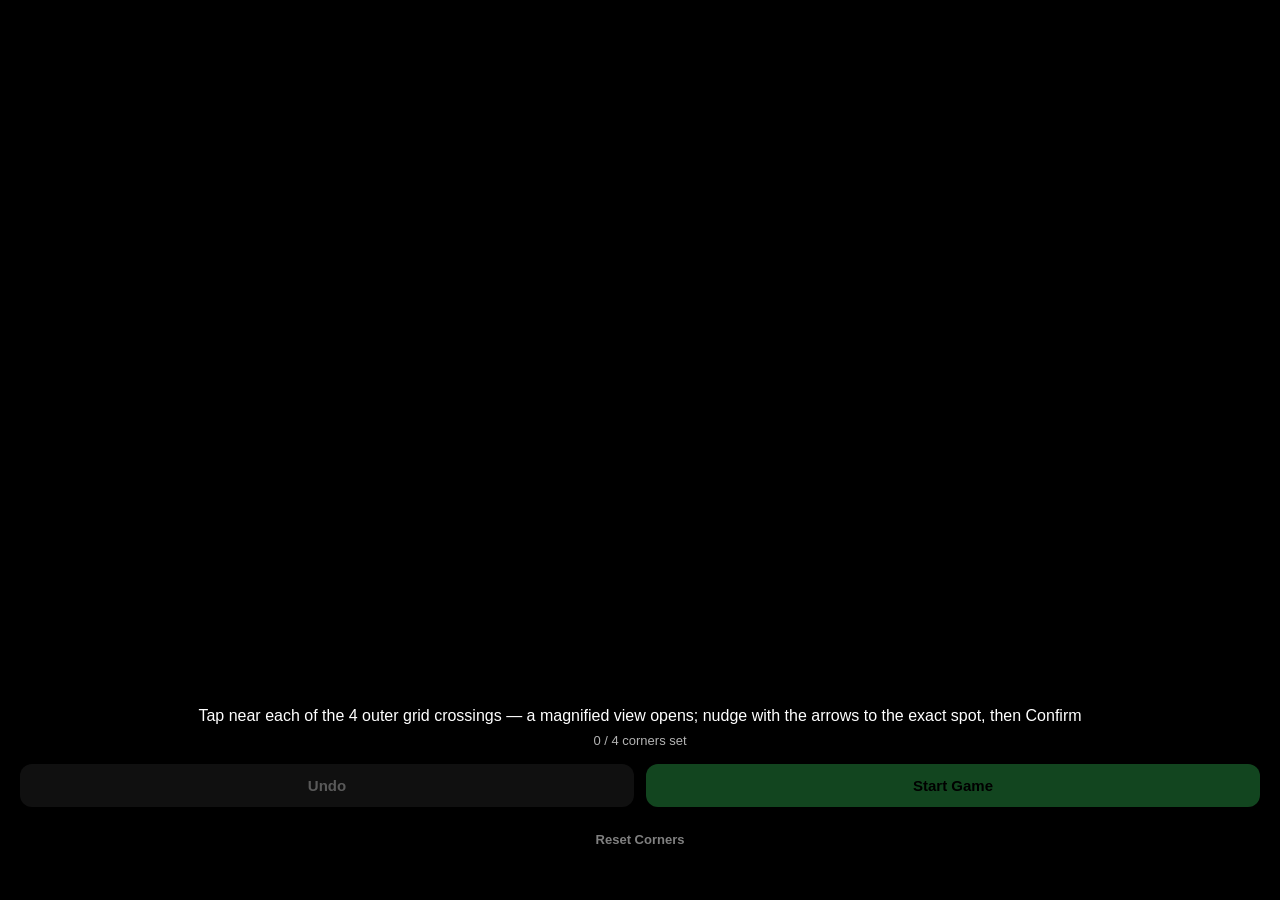
<file: index.html>
<!DOCTYPE html>
<html lang="en">
<head>
  <meta charset="UTF-8">
  <meta name="viewport" content="width=device-width, initial-scale=1.0, user-scalable=no">
  <meta name="apple-mobile-web-app-capable" content="yes">
  <meta name="apple-mobile-web-app-status-bar-style" content="black-fullscreen">
  <title>LiveGo</title>
  <link rel="stylesheet" href="style.css?v=35">
</head>
<body>

  <!-- SCREEN 1: Camera + corner setup -->
  <div id="screen-setup" class="screen active">
    <video id="video" autoplay playsinline muted></video>
    <canvas id="overlay"></canvas>

    <!-- Lens / camera picker (0.5×, 1×, …) -->
    <div id="lens-bar" style="display:none">
      <label>Lens <select id="lens-select"></select></label>
    </div>

    <!-- Magnifier: tap near a crossing, then nudge with arrows to the exact spot -->
    <div id="zoom-overlay">
      <div id="zoom-hint">Nudge to the exact crossing, then Confirm</div>
      <canvas id="zoom-canvas"></canvas>
      <div id="zoom-pad">
        <button id="zoom-up" class="zoom-arrow" aria-label="up">▲</button>
        <div class="zoom-pad-mid">
          <button id="zoom-left" class="zoom-arrow" aria-label="left">◀</button>
          <button id="zoom-confirm" class="btn primary">Confirm</button>
          <button id="zoom-right" class="zoom-arrow" aria-label="right">▶</button>
        </div>
        <button id="zoom-down" class="zoom-arrow" aria-label="down">▼</button>
      </div>
      <button id="zoom-cancel" class="btn ghost">Cancel</button>
    </div>

    <div id="setup-ui">
      <div id="instructions">Tap near each of the 4 outer grid crossings — a magnified view opens; nudge with the arrows to the exact spot, then Confirm<br><span id="corner-count">0 / 4 corners set</span></div>
      <div id="setup-buttons">
        <button id="btn-undo-corner" class="btn secondary" disabled>Undo</button>
        <button id="btn-start" class="btn primary" disabled>Start Game</button>
      </div>
      <button id="btn-reset-corners" class="btn ghost">Reset Corners</button>
    </div>

    <!-- Game info form (shown before Start) -->
    <div id="game-info-form" class="hidden">
      <h2>Game Info</h2>
      <label>Black player <input id="input-black" type="text" placeholder="Black"></label>
      <label>White player <input id="input-white" type="text" placeholder="White"></label>
      <label>Komi <input id="input-komi" type="number" value="6.5" step="0.5"></label>
      <div class="form-buttons">
        <button id="btn-cancel-form" class="btn secondary">Back</button>
        <button id="btn-confirm-start" class="btn primary">Begin</button>
      </div>
    </div>
  </div>

  <!-- SCREEN 2: Recording -->
  <div id="screen-record" class="screen">
    <video id="video2" autoplay playsinline muted></video>
    <canvas id="board-canvas"></canvas>

    <!-- Live debug HUD (tap to toggle) -->
    <div id="debug-hud" class="hidden"></div>

    <div id="record-ui">
      <div id="status-bar">
        <span id="move-count">Move 0</span>
        <span id="last-move"></span>
        <span id="detection-status">●</span>
      </div>
      <div id="record-buttons">
        <button id="btn-undo-move" class="btn secondary">Undo Move</button>
        <button id="btn-fix" class="btn secondary">修正 Fix</button>
        <button id="btn-recalibrate" class="btn secondary">Recalibrate</button>
        <button id="btn-export" class="btn primary">Export SGF</button>
      </div>
      <div id="record-buttons">
        <button id="btn-live" class="btn secondary">Go Live</button>
        <button id="btn-debug-toggle" class="btn ghost">Debug HUD</button>
        <button id="btn-debug-export" class="btn ghost">Export Debug Log</button>
      </div>
      <div id="live-panel" class="hidden">
        <span id="live-status">● LIVE</span>
        <span id="live-link"></span>
        <button id="btn-live-copy" class="btn ghost">Copy viewer link</button>
      </div>
    </div>

    <!-- Manual fix: edit the position to match the physical board, then resume -->
    <div id="fix-overlay" class="hidden">
      <div id="fix-hint">点交叉点循环 空→黑→白→空，改到和实体棋盘一致<br><span style="opacity:.7;font-weight:400">中盘开局也用这个：把盘上已有的子摆进去，选好下一手，应用即可</span></div>
      <canvas id="fix-canvas"></canvas>
      <div id="fix-controls">
        <button id="btn-fix-turn" class="btn secondary">下一手：黑</button>
        <button id="btn-fix-cancel" class="btn ghost">取消</button>
        <button id="btn-fix-apply" class="btn primary">应用并继续</button>
      </div>
    </div>
  </div>

  <script src="opencv.js"></script>
  <script src="live.js?v=35"></script>
  <script src="corners.js?v=35"></script>
  <script src="detector.js?v=35"></script>
  <script src="sgf.js?v=35"></script>
  <script src="app.js?v=35"></script>
</body>
</html>
</file>
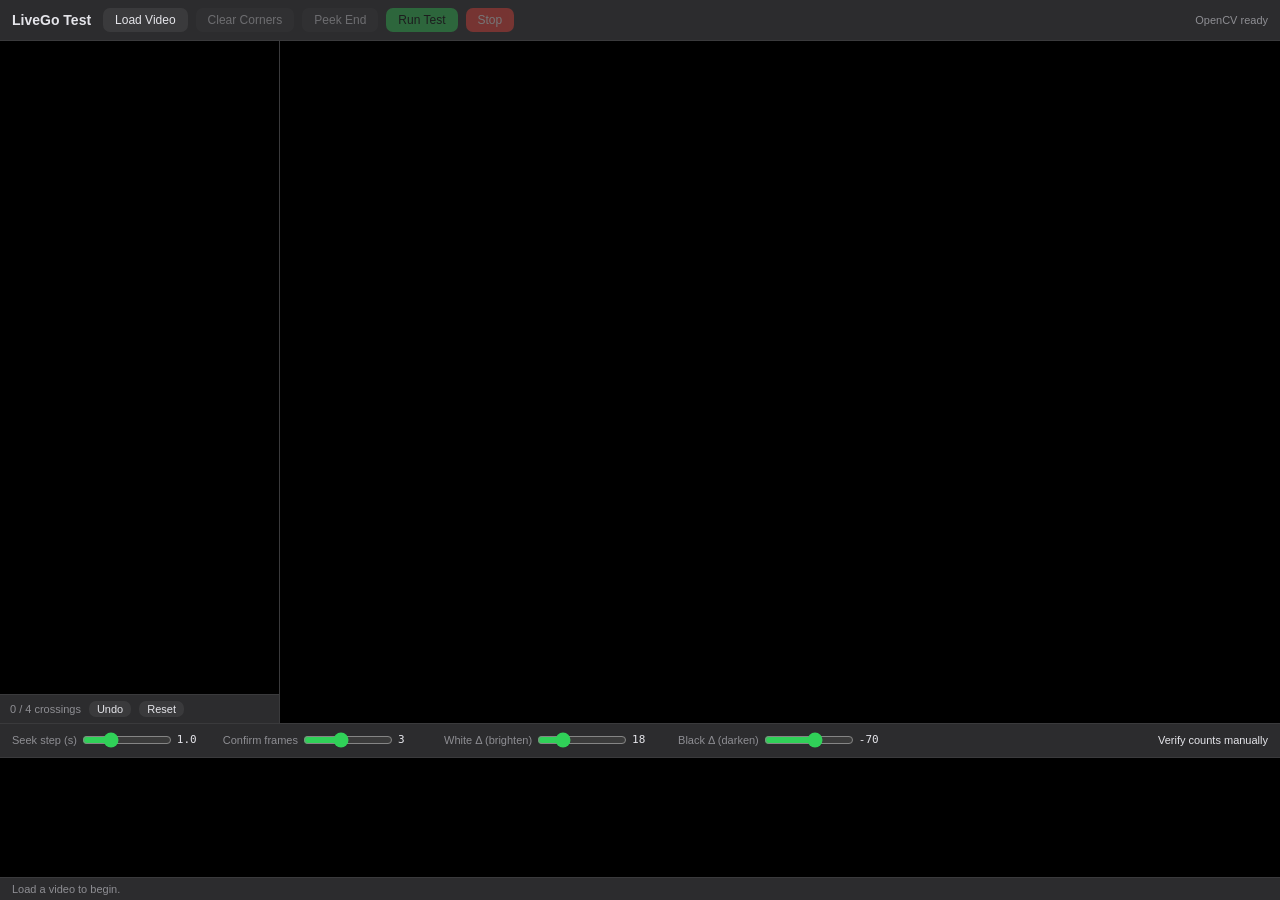
<file: test.html>
<!DOCTYPE html>
<html lang="en">
<head>
  <meta charset="UTF-8">
  <meta name="viewport" content="width=device-width,initial-scale=1">
  <title>LiveGo Test Harness</title>
  <style>
    * { box-sizing: border-box; margin: 0; padding: 0; }
    body { font: 13px/1.5 -apple-system, sans-serif; background: #1c1c1e; color: #e5e5ea; display: flex; flex-direction: column; height: 100vh; overflow: hidden; }

    #toolbar { display: flex; align-items: center; gap: 8px; padding: 8px 12px; background: #2c2c2e; border-bottom: 1px solid #3a3a3c; flex-shrink: 0; }
    #toolbar h1 { font-size: 14px; font-weight: 600; margin-right: 4px; }
    button { padding: 5px 12px; border-radius: 7px; border: none; cursor: pointer; font-size: 12px; font-weight: 500; }
    .btn-p { background: #30d158; color: #000; }
    .btn-s { background: #3a3a3c; color: #e5e5ea; }
    .btn-d { background: #ff453a; color: #fff; }
    button:disabled { opacity: 0.35; cursor: default; }
    #cv-status { font-size: 11px; color: #8e8e93; margin-left: auto; }

    #main { display: flex; flex: 1; overflow: hidden; }

    /* ── Left: video + corner picker ── */
    #left { width: 280px; flex-shrink: 0; display: flex; flex-direction: column; border-right: 1px solid #3a3a3c; }
    #video-wrap { position: relative; flex: 1; overflow: hidden; background: #000; cursor: crosshair; }
    #video-wrap video { display: block; width: 100%; height: 100%; object-fit: contain; pointer-events: none; }
    #corner-canvas { position: absolute; top: 0; left: 0; width: 100%; height: 100%; pointer-events: none; }
    #corner-bar { padding: 6px 10px; background: #2c2c2e; font-size: 11px; display: flex; align-items: center; gap: 8px; flex-shrink: 0; border-top: 1px solid #3a3a3c; }
    #corner-bar span { color: #8e8e93; }

    /* ── Right: warped board ── */
    #right { flex: 1; display: flex; flex-direction: column; overflow: hidden; }
    #board-wrap { flex: 1; overflow: hidden; background: #000; display: flex; align-items: center; justify-content: center; }
    #warped-canvas { max-width: 100%; max-height: 100%; image-rendering: pixelated; }

    /* ── Controls ── */
    #controls { padding: 8px 12px; background: #2c2c2e; border-top: 1px solid #3a3a3c; flex-shrink: 0; }
    .ctrl-row { display: flex; gap: 16px; flex-wrap: wrap; align-items: center; }
    .ctrl { display: flex; align-items: center; gap: 5px; }
    .ctrl label { font-size: 11px; color: #8e8e93; white-space: nowrap; }
    .ctrl input[type=range] { width: 90px; accent-color: #30d158; }
    .ctrl span { font-size: 11px; min-width: 30px; font-family: Menlo, monospace; }

    /* ── Log ── */
    #log { height: 120px; overflow-y: auto; padding: 6px 12px; background: #000; border-top: 1px solid #3a3a3c; font-size: 11px; font-family: Menlo, monospace; flex-shrink: 0; }
    .l-info  { color: #636366; }
    .l-move  { color: #30d158; }
    .l-warn  { color: #ffd60a; }
    .l-err   { color: #ff453a; }
    .l-ok    { color: #30d158; font-weight: bold; }
    .l-fail  { color: #ff453a; font-weight: bold; }

    #status-bar { padding: 3px 12px; background: #2c2c2e; font-size: 11px; color: #8e8e93; border-top: 1px solid #3a3a3c; flex-shrink: 0; white-space: nowrap; overflow: hidden; text-overflow: ellipsis; }
  </style>
</head>
<body>

<div id="toolbar">
  <h1>LiveGo Test</h1>
  <input type="file" id="file-input" accept="video/*" style="display:none" onchange="loadVideo(this)">
  <button class="btn-s" onclick="document.getElementById('file-input').click()">Load Video</button>
  <button class="btn-s" id="btn-clear" onclick="clearCorners()" disabled>Clear Corners</button>
  <button class="btn-s" id="btn-peek" onclick="peekEnd()" disabled>Peek End</button>
  <button class="btn-p" id="btn-run" onclick="startTest()" disabled>Run Test</button>
  <button class="btn-d" id="btn-stop" onclick="stopTest()" disabled>Stop</button>
  <span id="cv-status">OpenCV loading…</span>
</div>

<div id="main">
  <div id="left">
    <div id="video-wrap">
      <video id="video" muted playsinline></video>
      <canvas id="corner-canvas"></canvas>
    </div>
    <div id="corner-bar">
      <span id="corner-count" title="Tap the 4 outer grid crossings, not the board edge">0 / 4 crossings</span>
      <button class="btn-s" style="padding:2px 8px; font-size:11px;" onclick="undoCorner()">Undo</button>
      <button class="btn-s" style="padding:2px 8px; font-size:11px;" onclick="clearCorners()">Reset</button>
    </div>
  </div>

  <div id="right">
    <div id="board-wrap">
      <canvas id="warped-canvas"></canvas>
    </div>
  </div>
</div>

<div id="controls">
  <div class="ctrl-row">
    <div class="ctrl">
      <label>Seek step (s)</label>
      <input type="range" id="seek-step" min="0.2" max="3" step="0.1" value="1.0" oninput="syncVal(this,'seek-step-v')">
      <span id="seek-step-v">1.0</span>
    </div>
    <div class="ctrl">
      <label>Confirm frames</label>
      <input type="range" id="confirm-frames" min="1" max="6" step="1" value="3" oninput="syncVal(this,'confirm-frames-v')">
      <span id="confirm-frames-v">3</span>
    </div>
    <div class="ctrl">
      <label>White Δ (brighten)</label>
      <input type="range" id="white-d" min="5" max="60" step="1" value="18" oninput="syncVal(this,'white-d-v')">
      <span id="white-d-v">18</span>
    </div>
    <div class="ctrl">
      <label>Black Δ (darken)</label>
      <input type="range" id="black-d" min="-140" max="-20" step="1" value="-70" oninput="syncVal(this,'black-d-v')">
      <span id="black-d-v">-70</span>
    </div>
    <div class="ctrl" style="margin-left:auto">
      <label style="color:#e5e5ea">Verify counts manually</label>
    </div>
  </div>
</div>

<div id="log"></div>
<div id="status-bar">Load a video to begin.</div>

<script src="opencv.js"></script>
<script src="corners.js?v=10"></script>
<script src="detector.js?v=10"></script>
<script>
// ── State ──────────────────────────────────────────────────────────────────────

let cvReady       = false;
let videoReady    = false;
let rawCorners    = []; // display-pixel taps
let savedCorners  = null; // video-pixel coords (stable)
let running       = false;
let detector      = null;

const LS_KEY = 'livego_test_corners';

// Local copies of detector geometry so this page never depends on cross-file
// consts from detector.js (which can be stale-cached). Must match detector.js.
const T_WARP   = 760;
const T_RADIUS = Math.round(((T_WARP - 2 * (T_WARP / 20)) / 18) * 0.45); // = 17

// ── OpenCV ────────────────────────────────────────────────────────────────────

function onOpenCvReady() {
  if (cvReady) return;
  cvReady = true;
  document.getElementById('cv-status').textContent = 'OpenCV ready';
  updateButtons();
}

// Poll until cv.Mat is available — works for UMD/asm.js and WASM builds alike.
(function waitForCV() {
  if (typeof cv !== 'undefined' && cv.Mat) { onOpenCvReady(); }
  else setTimeout(waitForCV, 100);
})();

// ── Video loading ─────────────────────────────────────────────────────────────

function loadVideo(input) {
  const file = input.files[0];
  if (!file) return;
  const url = URL.createObjectURL(file);
  const video = document.getElementById('video');
  video.src = url;
  video.addEventListener('loadedmetadata', () => {
    videoReady = true;
    setStatus(`Video: ${video.videoWidth}×${video.videoHeight} · ${video.duration.toFixed(1)}s`);
    resizeCornerCanvas();
    tryLoadCorners();
    updateButtons();
    log(`Loaded: ${file.name} (${video.videoWidth}×${video.videoHeight}, ${video.duration.toFixed(1)}s)`, 'l-info');
  }, { once: true });
  video.load();
}

// ── Corner canvas sizing ──────────────────────────────────────────────────────

function resizeCornerCanvas() {
  const video  = document.getElementById('video');
  const wrap   = document.getElementById('video-wrap');
  const canvas = document.getElementById('corner-canvas');
  // object-fit:contain → letterbox offsets
  const { displayX, displayY, displayW, displayH } = videoDisplayRect();
  canvas.width  = Math.round(displayW);
  canvas.height = Math.round(displayH);
  canvas.style.left   = displayX + 'px';
  canvas.style.top    = displayY + 'px';
  canvas.style.width  = displayW + 'px';
  canvas.style.height = displayH + 'px';
  redrawCorners();
}

function videoDisplayRect() {
  const video = document.getElementById('video');
  const wrap  = document.getElementById('video-wrap');
  const vw = video.videoWidth, vh = video.videoHeight;
  const cw = wrap.clientWidth, ch = wrap.clientHeight;
  const scale   = Math.min(cw / vw, ch / vh);
  const displayW = vw * scale;
  const displayH = vh * scale;
  const displayX = (cw - displayW) / 2;
  const displayY = (ch - displayH) / 2;
  return { displayX, displayY, displayW, displayH, scale };
}

window.addEventListener('resize', () => { if (videoReady) resizeCornerCanvas(); });

// ── Corner picking ────────────────────────────────────────────────────────────

document.getElementById('video-wrap').addEventListener('click', e => {
  if (!videoReady) return;
  if (savedCorners && savedCorners.length === 4) return; // already done

  const wrap  = document.getElementById('video-wrap');
  const rect  = wrap.getBoundingClientRect();
  const { displayX, displayY, scale } = videoDisplayRect();

  // Position within the displayed video content
  const clickX = e.clientX - rect.left - displayX;
  const clickY = e.clientY - rect.top  - displayY;

  if (clickX < 0 || clickY < 0) return; // clicked in letterbox

  // Convert to video-pixel space (stable, independent of display size)
  const vpx = clickX / scale;
  const vpy = clickY / scale;

  rawCorners.push({ vx: vpx, vy: vpy, dx: clickX, dy: clickY });

  if (rawCorners.length === 4) {
    // Sort into [TL, TR, BR, BL] in video-pixel space
    savedCorners = sortCorners(rawCorners.map(c => ({ x: c.vx, y: c.vy })));
    saveCorners();
    log(`Corners saved (video px): ${savedCorners.map(c => `(${c.x.toFixed(0)},${c.y.toFixed(0)})`).join(' ')}`, 'l-info');
    updateButtons();
  }

  redrawCorners();
  document.getElementById('corner-count').textContent = `${Math.min(rawCorners.length, 4)} / 4 corners`;
});

function redrawCorners() {
  const canvas = document.getElementById('corner-canvas');
  const ctx    = canvas.getContext('2d');
  ctx.clearRect(0, 0, canvas.width, canvas.height);

  const pts = savedCorners
    ? savedCorners.map(c => {
        const { scale } = videoDisplayRect();
        return { x: c.x * scale, y: c.y * scale };
      })
    : rawCorners.map(c => ({ x: c.dx, y: c.dy }));

  if (pts.length >= 3) {
    const sorted = pts.length === 4 ? pts : pts; // already sorted if saved
    ctx.beginPath();
    ctx.moveTo(sorted[0].x, sorted[0].y);
    for (let i = 1; i < sorted.length; i++) ctx.lineTo(sorted[i].x, sorted[i].y);
    if (sorted.length === 4) ctx.closePath();
    ctx.strokeStyle = 'rgba(52,199,89,0.85)';
    ctx.lineWidth   = 2;
    ctx.stroke();
    ctx.fillStyle   = 'rgba(52,199,89,0.12)';
    ctx.fill();
  }

  pts.forEach((c, i) => {
    ctx.beginPath();
    ctx.arc(c.x, c.y, 9, 0, Math.PI * 2);
    ctx.fillStyle   = '#34c759';
    ctx.fill();
    ctx.strokeStyle = '#fff';
    ctx.lineWidth   = 2;
    ctx.stroke();
    ctx.fillStyle   = '#fff';
    ctx.font        = 'bold 10px -apple-system';
    ctx.textAlign   = 'center';
    ctx.textBaseline = 'middle';
    ctx.fillText(i + 1, c.x, c.y);
  });
}

function undoCorner() {
  if (savedCorners) { savedCorners = null; rawCorners = []; }
  else if (rawCorners.length > 0) rawCorners.pop();
  redrawCorners();
  document.getElementById('corner-count').textContent = `${rawCorners.length} / 4 corners`;
  updateButtons();
}

function clearCorners() {
  savedCorners = null;
  rawCorners   = [];
  localStorage.removeItem(LS_KEY);
  redrawCorners();
  document.getElementById('corner-count').textContent = '0 / 4 corners';
  updateButtons();
  log('Corners cleared.', 'l-info');
}

function saveCorners() {
  const video = document.getElementById('video');
  localStorage.setItem(LS_KEY, JSON.stringify({
    corners: savedCorners,
    vidW: video.videoWidth,
    vidH: video.videoHeight,
  }));
}

function tryLoadCorners() {
  const video = document.getElementById('video');
  const raw   = localStorage.getItem(LS_KEY);
  if (!raw) return;
  try {
    const { corners, vidW, vidH } = JSON.parse(raw);
    if (vidW === video.videoWidth && vidH === video.videoHeight) {
      savedCorners = corners;
      rawCorners   = corners.map(c => {
        const { scale } = videoDisplayRect();
        return { vx: c.x, vy: c.y, dx: c.x * scale, dy: c.y * scale };
      });
      document.getElementById('corner-count').textContent = '4 / 4 corners (saved)';
      redrawCorners();
      log('Loaded saved corners from localStorage.', 'l-info');
    }
  } catch (e) {
    // ignore stale entry
  }
}

// ── Detection helpers (monkey-patchable) ──────────────────────────────────────

function makeDetector(video) {
  const vidW = video.videoWidth, vidH = video.videoHeight;
  // Pass corners in video-pixel space; use vidW/vidH as both video and display
  // dims so _displayToVideoCoords becomes identity.
  const meta = { vidW, vidH, dispW: vidW, dispH: vidH };
  const det  = new BoardDetector(video, savedCorners, meta, () => {}, null);

  // Override the delta thresholds with the live slider values so they can be
  // tuned here. The baseline + grid fit happen automatically in detector.js on
  // the first frame processed.
  const whiteD = parseFloat(document.getElementById('white-d').value);
  const blackD = parseFloat(document.getElementById('black-d').value);
  det._classifyIntersection = function (r, c) {
    const { x, y } = this._intersectionPx(r, c);
    const delta = sampleMean(this._gray, x, y, T_RADIUS) - this._baseline[r][c];
    if (delta < blackD) return STONE.BLACK;
    if (delta > whiteD) return STONE.WHITE;
    return STONE.EMPTY;
  };

  return { det };
}

// ── Seek helper ───────────────────────────────────────────────────────────────

function seekTo(video, time) {
  return new Promise((resolve, reject) => {
    const tid = setTimeout(() => reject(new Error(`seek timeout at t=${time.toFixed(2)}s`)), 6000);
    const onSeeked = () => {
      clearTimeout(tid);
      // Let Safari present the seeked frame before drawImage() samples it.
      // Double rAF works for a paused video (requestVideoFrameCallback does not).
      requestAnimationFrame(() => requestAnimationFrame(resolve));
    };
    video.addEventListener('seeked', onSeeked, { once: true });
    // Setting currentTime to (nearly) its current value fires no 'seeked' — nudge it.
    if (Math.abs(video.currentTime - time) < 0.005)
      video.currentTime = Math.min(video.duration, time + 0.03);
    else
      video.currentTime = time;
  });
}

// Play the video through and invoke perFrame(mediaTime) about every `sampleStep`
// seconds of media time. Uses requestVideoFrameCallback so the frame drawImage()
// captures is guaranteed to match its timestamp — unlike seeking a paused video,
// which Safari renders unreliably. Stops early when the global `running` clears.
function scanVideo(video, sampleStep, perFrame, rate = 2) {
  return new Promise(async (resolve) => {
    video.muted = true;
    video.playbackRate = rate;
    let last = -Infinity, done = false;
    const finish = () => { if (done) return; done = true; video.pause(); resolve(); };

    const cb = (now, meta) => {
      if (done) return;
      const t = meta ? meta.mediaTime : video.currentTime;
      if (t - last >= sampleStep - 1e-3) { last = t; try { perFrame(t); } catch (e) { log('Frame error: ' + e.message, 'l-err'); } }
      if (video.ended || !running) { finish(); return; }
      if (video.requestVideoFrameCallback) video.requestVideoFrameCallback(cb);
      else requestAnimationFrame(() => cb(0, null));
    };

    video.addEventListener('ended', finish, { once: true });
    try {
      video.currentTime = 0;
      await video.play();
    } catch (e) { log('play() failed: ' + e.message, 'l-err'); finish(); return; }
    if (video.requestVideoFrameCallback) video.requestVideoFrameCallback(cb);
    else requestAnimationFrame(() => cb(0, null));
  });
}

// ── Board visualization ───────────────────────────────────────────────────────

function drawBoard(det, rawState, confirmedState) {
  if (!det._warped || det._warped.isDeleted()) return;
  const canvas = document.getElementById('warped-canvas');
  try { cv.imshow(canvas, det._warped); } catch (e) { return; }

  const ctx    = canvas.getContext('2d');
  const sz     = 760, n = 19;
  const radius = T_RADIUS;
  // Use the detector's fitted grid if available; else fall back to the margin model.
  const col = det._colPos, row = det._rowPos;
  const margin = sz / (n + 1), step = (sz - 2 * margin) / (n - 1);
  const gx = c => col ? col[c] : Math.round(margin + c * step);
  const gy = r => row ? row[r] : Math.round(margin + r * step);

  // Mark the fitted grid intersections faintly so alignment is visible.
  for (let r = 0; r < n; r++)
    for (let c = 0; c < n; c++) {
      ctx.beginPath(); ctx.arc(gx(c), gy(r), 1.5, 0, Math.PI * 2);
      ctx.fillStyle = 'rgba(255,80,80,0.5)'; ctx.fill();
    }

  for (let r = 0; r < n; r++) {
    for (let c = 0; c < n; c++) {
      const x = gx(c), y = gy(r);
      const raw  = rawState        ? rawState[r][c]        : 0;
      const conf = confirmedState  ? confirmedState[r][c]  : 0;

      if (raw !== 0) {
        ctx.beginPath();
        ctx.arc(x, y, radius, 0, Math.PI * 2);
        ctx.fillStyle   = raw === 1 ? 'rgba(0,0,0,0.75)' : 'rgba(255,255,255,0.75)';
        ctx.fill();
        ctx.strokeStyle = raw === 1 ? '#fff' : '#000';
        ctx.lineWidth   = 1.5;
        ctx.stroke();
      }

      // Red dot: confirmed present but raw says empty (anomaly)
      if (conf !== 0 && raw === 0) {
        ctx.beginPath();
        ctx.arc(x, y, 4, 0, Math.PI * 2);
        ctx.fillStyle = '#ff453a';
        ctx.fill();
      }
    }
  }
}

// ── Full test run ─────────────────────────────────────────────────────────────

async function startTest() {
  if (running) return;
  if (!savedCorners) { log('Pick 4 corners first.', 'l-err'); return; }
  if (!cvReady)      { log('OpenCV not ready.', 'l-err'); return; }

  running = true;
  updateButtons();
  document.getElementById('video').pause();
  document.getElementById('log').innerHTML = '';

  const video        = document.getElementById('video');
  const seekStep     = parseFloat(document.getElementById('seek-step').value);
  const confirmFrames = parseInt(document.getElementById('confirm-frames').value);
  const duration     = video.duration;

  let boardState   = Array.from({ length: BOARD_SIZE }, () => new Array(BOARD_SIZE).fill(STONE.EMPTY));
  let pendingState = null;
  let pendingCount = 0;
  const moves      = [];

  log(`Starting: duration=${isNaN(duration) ? 'unknown' : duration.toFixed(1)}s, seek=${seekStep}s, confirm=${confirmFrames}, whiteΔ>${document.getElementById('white-d').value}, blackΔ<${document.getElementById('black-d').value}`, 'l-info');
  if (isNaN(duration) || duration === 0) { log('Video duration unknown — try reloading the video.', 'l-err'); running = false; updateButtons(); return; }

  let det = null;
  try {
    ({ det } = makeDetector(video));
    await scanVideo(video, seekStep, (t) => {
      const rawState = det._detectState();
      if (!rawState) return; // first frame captures the empty baseline

      const diff = diffStates(boardState, rawState);

      if (diff.length === 0) {
        pendingState = null;
        pendingCount = 0;
      } else if (pendingState && statesEqual(rawState, pendingState)) {
        pendingCount++;
        if (pendingCount >= confirmFrames) {
          const placed  = diff.filter(d => d.from === STONE.EMPTY && d.to !== STONE.EMPTY);
          const removed = diff.filter(d => d.from !== STONE.EMPTY && d.to === STONE.EMPTY);
          // Record every stone that appeared this step. Coarse sampling (or fast
          // play) can reveal several new stones at once; committing them all keeps
          // the record complete. Order within a batch is by position (unknown).
          for (const { row, col, to } of placed) {
            moves.push({ row, col, color: to, t });
            const sym = to === STONE.BLACK ? '⬤' : '○';
            log(`Move ${moves.length}: ${sym} (${row},${col})  t=${t.toFixed(1)}s${placed.length > 1 ? ' [batch]' : ''}`, 'l-move');
          }
          if (removed.length) log(`  (removed ${removed.length} at t=${t.toFixed(1)}s)`, 'l-warn');
          boardState = rawState.map(r => [...r]);
          pendingState = null;
          pendingCount = 0;
        }
      } else {
        pendingState = rawState.map(r => [...r]);
        pendingCount = 1;
      }

      drawBoard(det, rawState, boardState);
      const blacks = countColor(boardState, 1);
      const whites = countColor(boardState, 2);
      setStatus(`t=${t.toFixed(1)}s / ${duration.toFixed(1)}s  ·  confirmed: ${blacks}B ${whites}W  ·  pending=${pendingCount}`);
    });
  } catch (e) {
    log(`Error: ${e.message}`, 'l-err');
  } finally {
    det?._freeMats();
  }

  // Final report — counts on the final board plus the move log, for manual review.
  const blacks = countColor(boardState, 1);
  const whites = countColor(boardState, 2);
  const total  = blacks + whites;
  log(`─── Final board: ${blacks}B + ${whites}W = ${total} stones  ·  ${moves.length} moves logged ───`, 'l-ok');
  setStatus(`Done · ${blacks}B + ${whites}W = ${total} on board · ${moves.length} moves`);

  running = false;
  updateButtons();
}

// Fast play-through that captures the empty baseline on the first frame, then
// keeps the last classified board and reports its raw counts. No move logic.
async function peekEnd() {
  if (running) return;
  if (!savedCorners) { log('Pick 4 corners first.', 'l-err'); return; }
  if (!cvReady)      { log('OpenCV not ready.', 'l-err'); return; }

  running = true;
  updateButtons();
  const video = document.getElementById('video');
  const { det } = makeDetector(video);
  let lastState = null, maxUp = 0, maxDn = 0;

  try {
    await scanVideo(video, 1.0, (t) => {
      const rawState = det._detectState();
      if (!rawState) {                              // first frame: baseline established
        log(`Baseline + grid fitted (cols ${det._colPos[0]}..${det._colPos[18]}).`, 'l-info');
        return;
      }
      lastState = rawState;
      drawBoard(det, rawState, null);
      for (let r = 0; r < 19; r++)
        for (let c = 0; c < 19; c++) {
          const { x, y } = det._intersectionPx(r, c);
          const d = sampleMean(det._gray, x, y, T_RADIUS) - det._baseline[r][c];
          if (d > maxUp) maxUp = d;
          if (d < maxDn) maxDn = d;
        }
      setStatus(`Peek scanning t=${t.toFixed(1)}s  ·  ${countColor(rawState,1)}B ${countColor(rawState,2)}W`);
    }, 4); // 4× speed for a quick pass
  } catch (e) {
    log(`Peek error: ${e.message}`, 'l-err');
  } finally {
    det._freeMats();
    running = false;
    updateButtons();
  }

  if (lastState) {
    const b = countColor(lastState, 1), w = countColor(lastState, 2);
    log(`Peek end: last frame = ${b}B ${w}W  ·  Δ range over scan [${maxDn.toFixed(0)} .. +${maxUp.toFixed(0)}]`, 'l-info');
    setStatus(`Peek end: ${b}B + ${w}W`);
  }
}

function stopTest() {
  running = false;
  updateButtons();
  log('Stopped.', 'l-warn');
}

// ── Helpers ───────────────────────────────────────────────────────────────────

function countColor(state, color) {
  let n = 0;
  for (const row of state) for (const s of row) if (s === color) n++;
  return n;
}

function syncVal(input, spanId) {
  document.getElementById(spanId).textContent = input.value;
}

function log(msg, cls = 'l-info') {
  const div  = document.getElementById('log');
  const line = document.createElement('div');
  line.className   = cls;
  line.textContent = msg;
  div.appendChild(line);
  div.scrollTop = div.scrollHeight;
}

function setStatus(msg) {
  document.getElementById('status-bar').textContent = msg;
}

function updateButtons() {
  const ready = videoReady && cvReady && savedCorners && savedCorners.length === 4;
  document.getElementById('btn-run').disabled  = !ready || running;
  document.getElementById('btn-peek').disabled = !ready || running;
  document.getElementById('btn-stop').disabled = !running;
  document.getElementById('btn-clear').disabled = !videoReady;
}
</script>
</body>
</html>
</file>
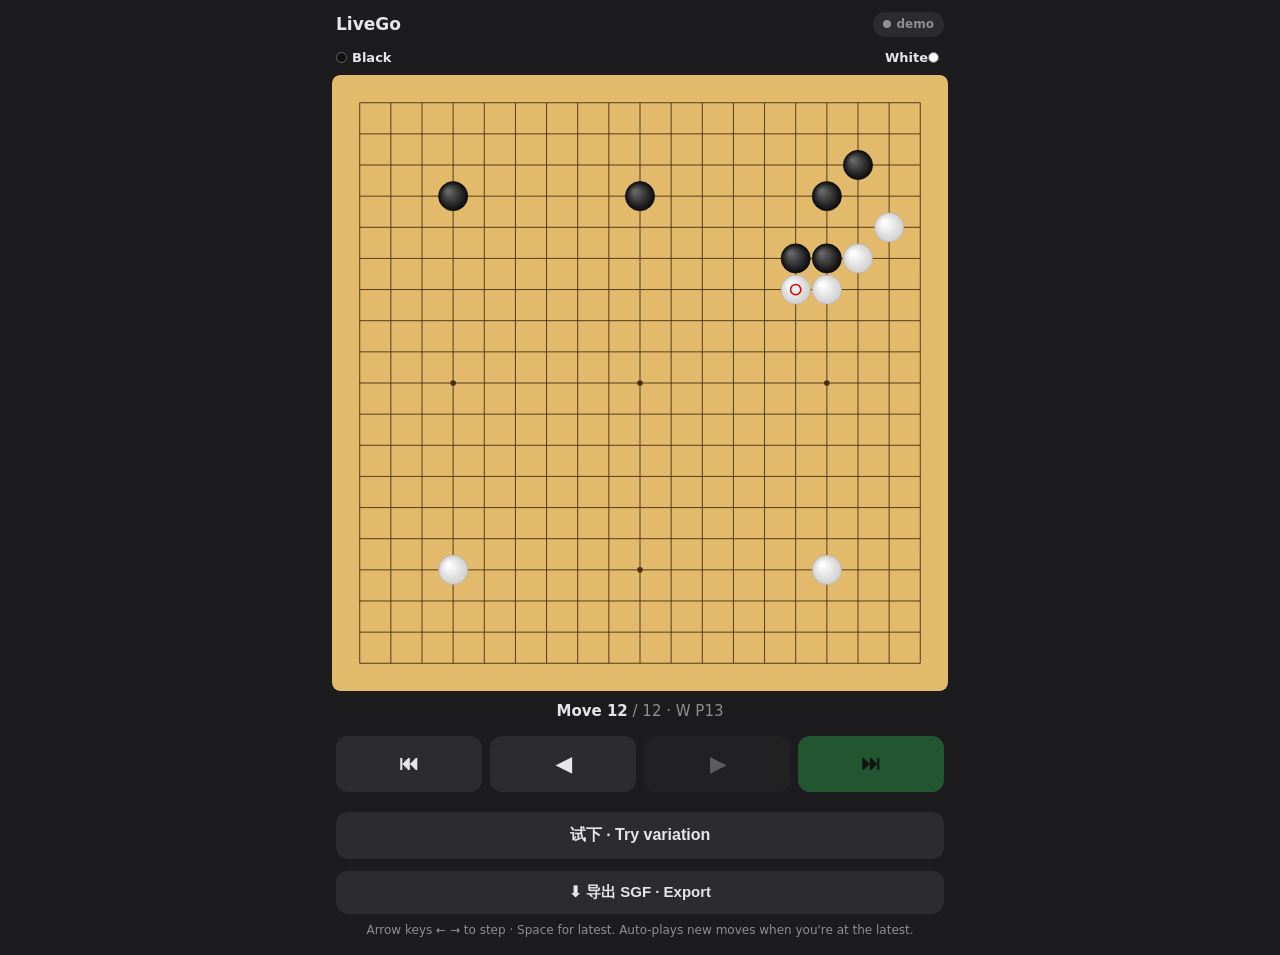
<file: viewer.html>
<!DOCTYPE html>
<html lang="en">
<head>
  <meta charset="UTF-8">
  <meta name="viewport" content="width=device-width, initial-scale=1.0, maximum-scale=1.0, user-scalable=no, viewport-fit=cover">
  <meta name="apple-mobile-web-app-capable" content="yes">
  <title>LiveGo — Viewer</title>
  <style>
    * { box-sizing: border-box; margin: 0; padding: 0; -webkit-tap-highlight-color: transparent; }
    :root { --bg:#1c1c1e; --panel:#2c2c2e; --line:#3a3a3c; --fg:#e5e5ea; --dim:#8e8e93; --accent:#30d158; }
    html, body { height: 100%; }
    * { touch-action: manipulation; }  /* kill double-tap-to-zoom */
    body {
      background: var(--bg); color: var(--fg);
      font: 15px/1.4 -apple-system, system-ui, sans-serif;
      display: flex; flex-direction: column; align-items: center;
      padding: env(safe-area-inset-top) env(safe-area-inset-right) env(safe-area-inset-bottom) env(safe-area-inset-left);
    }

    header {
      width: 100%; max-width: 640px;
      display: flex; align-items: center; gap: 10px;
      padding: 12px 16px;
    }
    header h1 { font-size: 17px; font-weight: 600; }
    #live-badge {
      margin-left: auto; display: inline-flex; align-items: center; gap: 6px;
      font-size: 12px; font-weight: 600; color: var(--dim);
      padding: 4px 10px; border-radius: 20px; background: var(--panel);
    }
    #live-badge .dot { width: 8px; height: 8px; border-radius: 50%; background: var(--dim); }
    #live-badge.live { color: var(--accent); }
    #live-badge.live .dot { background: var(--accent); box-shadow: 0 0 6px var(--accent); animation: pulse 1.6s infinite; }
    @keyframes pulse { 0%,100%{opacity:1} 50%{opacity:.35} }

    #players {
      width: 100%; max-width: 640px;
      display: flex; justify-content: space-between; gap: 12px;
      padding: 0 16px 8px;
      font-size: 13px; color: var(--dim);
    }
    #players b { color: var(--fg); font-weight: 600; }
    .pdot { display:inline-block; width:11px; height:11px; border-radius:50%; vertical-align:-1px; margin-right:5px; border:1px solid #666; }
    .pdot.b { background:#111; } .pdot.w { background:#fafafa; }

    #board-wrap { width: 100%; max-width: 640px; padding: 0 12px; }
    #board { width: 100%; height: auto; display: block; border-radius: 8px; }

    #status { max-width: 640px; width: 100%; text-align: center; padding: 10px; color: var(--dim); font-variant-numeric: tabular-nums; }
    #status b { color: var(--fg); }

    #controls {
      width: 100%; max-width: 640px;
      display: grid; grid-template-columns: repeat(4, 1fr); gap: 8px;
      padding: 4px 16px 20px;
    }
    #controls.hidden, #try-bar.hidden, #try-controls.hidden { display: none; }
    #try-bar { width: 100%; max-width: 640px; padding: 0 16px 12px; }
    #try-bar button { width: 100%; font-size: 16px; padding: 13px 0; }
    #try-controls {
      width: 100%; max-width: 640px;
      display: grid; grid-template-columns: 1fr 1fr; gap: 8px;
      padding: 4px 16px 20px;
    }
    #try-controls button { font-size: 16px; }
    #export-bar { width: 100%; max-width: 640px; padding: 0 16px 8px; }
    #export-bar.hidden { display: none; }
    #export-bar button { width: 100%; font-size: 15px; padding: 12px 0; }
    button {
      appearance: none; border: none; cursor: pointer;
      background: var(--panel); color: var(--fg);
      font-size: 20px; font-weight: 600;
      padding: 16px 0; border-radius: 12px;
      transition: background .12s, transform .06s;
    }
    button:active { transform: scale(0.96); background: #3a3a3c; }
    button:disabled { opacity: 0.32; cursor: default; }
    button.play { background: var(--accent); color: #000; }
    .hint { max-width: 640px; width: 100%; text-align: center; color: var(--dim); font-size: 12px; padding: 0 16px 16px; }
  </style>
</head>
<body>
  <header>
    <h1>LiveGo</h1>
    <span id="live-badge"><span class="dot"></span><span id="live-text">offline</span></span>
  </header>

  <div id="players">
    <span><span class="pdot b"></span><b id="p-black">Black</b> <span id="cap-black"></span></span>
    <span><span id="cap-white"></span><b id="p-white">White</b><span class="pdot w"></span></span>
  </div>

  <div id="board-wrap"><canvas id="board"></canvas></div>

  <div id="status"><b id="move-label">Move 0</b> / <span id="move-total">0</span> <span id="last-coord"></span></div>

  <div id="controls">
    <button id="btn-begin" title="Start">⏮</button>
    <button id="btn-prev"  title="Previous">◀</button>
    <button id="btn-next"  title="Next">▶</button>
    <button id="btn-end" class="play" title="Latest / Live">⏭</button>
  </div>
  <div id="try-bar">
    <button id="btn-try">试下 · Try variation</button>
  </div>
  <div id="try-controls" class="hidden">
    <button id="btn-try-undo" title="Undo">悔一手</button>
    <button id="btn-try-end" class="play" title="End variation">结束试下</button>
  </div>
  <div id="export-bar">
    <button id="btn-export" title="Export SGF">⬇ 导出 SGF · Export</button>
  </div>
  <div class="hint">Arrow keys ← → to step · Space for latest. Auto-plays new moves when you're at the latest.</div>

<script src="live.js?v=28"></script>
<script>
// ── Config ──────────────────────────────────────────────────────────────────────
const BOARD_SIZE = 19;
const HOSHI = [3, 9, 15];
const POLL_MS = 3000;          // how often to check for new moves
const AUTOPLAY_MS = 900;       // delay between auto-played new moves

// A built-in demo game (IMG_2534). Replace by ?game=<url-to-json> for a real feed.
// Move format: { c: 1|2 (black|white), y: row, x: col }.
const DEMO_GAME = {
  info: { black: 'Black', white: 'White', size: 19 },
  moves: [
    {c:1,y:3,x:3},  {c:2,y:15,x:15}, {c:1,y:3,x:15}, {c:2,y:15,x:3},
    {c:1,y:3,x:9},  {c:2,y:5,x:16},  {c:1,y:5,x:15}, {c:2,y:6,x:15},
    {c:1,y:5,x:14}, {c:2,y:4,x:17},  {c:1,y:2,x:16}, {c:2,y:6,x:14},
  ],
};

// ── State ───────────────────────────────────────────────────────────────────────
let game = { info: {}, moves: [] };
let index = 0;            // number of moves shown (0 = empty board)
let autoplayTimer = null;
let lastFetchOk = 0;

// Try-variation ("试下") state: a scratch board branched off the current position.
let tryMode = false;
let tryBoard = null;      // scratch board we mutate while trying moves
let tryMoves = [];        // [{y,x,c}] in play order; the label is the index+1
let tryStartColor = 1;    // whose turn it is at the branch point
let tryCapB = 0, tryCapW = 0; // stones captured during the variation
let tryWasAtEnd = false;  // were we following the live end when we branched?

// ── Go engine: replay moves with capture rules ──────────────────────────────────
function emptyBoard() {
  return Array.from({ length: BOARD_SIZE }, () => new Array(BOARD_SIZE).fill(0));
}
function neighbors(y, x) {
  const out = [];
  if (y > 0) out.push([y - 1, x]);
  if (y < BOARD_SIZE - 1) out.push([y + 1, x]);
  if (x > 0) out.push([y, x - 1]);
  if (x < BOARD_SIZE - 1) out.push([y, x + 1]);
  return out;
}
// Flood-fill a group; return {stones:[[y,x]...], libs:count}.
function groupInfo(board, y, x) {
  const color = board[y][x];
  const seen = new Set(), stones = [], libSet = new Set();
  const stack = [[y, x]]; seen.add(y * BOARD_SIZE + x);
  while (stack.length) {
    const [cy, cx] = stack.pop();
    stones.push([cy, cx]);
    for (const [ny, nx] of neighbors(cy, cx)) {
      const v = board[ny][nx];
      if (v === 0) libSet.add(ny * BOARD_SIZE + nx);
      else if (v === color && !seen.has(ny * BOARD_SIZE + nx)) {
        seen.add(ny * BOARD_SIZE + nx); stack.push([ny, nx]);
      }
    }
  }
  return { stones, libs: libSet.size };
}
// Apply one move; remove captured opponent groups. Returns captured [[y,x]...].
function applyMove(board, color, y, x) {
  board[y][x] = color;
  const opp = color === 1 ? 2 : 1;
  const captured = [];
  for (const [ny, nx] of neighbors(y, x)) {
    if (board[ny][nx] === opp) {
      const g = groupInfo(board, ny, nx);
      if (g.libs === 0) for (const [gy, gx] of g.stones) { board[gy][gx] = 0; captured.push([gy, gx]); }
    }
  }
  return captured;
}
// Board state after `n` moves, plus capture tally and the last move's coords.
// If the game has a `setup` position (from a manual fix), the board starts there.
function stateAt(n) {
  const board = emptyBoard();
  if (game.setup) for (const s of game.setup) board[s.y][s.x] = s.c;
  let capB = 0, capW = 0, last = null;
  for (let i = 0; i < n && i < game.moves.length; i++) {
    const m = game.moves[i];
    const cap = applyMove(board, m.c, m.y, m.x);
    if (cap.length) { if (m.c === 1) capB += cap.length; else capW += cap.length; }
    last = m;
  }
  return { board, capB, capW, last };
}

// ── Rendering ───────────────────────────────────────────────────────────────────
const canvas = document.getElementById('board');
const ctx = canvas.getContext('2d');

let boardPx = 0;
function sizeCanvas() {
  // Base the size on the viewport directly so we don't depend on layout timing.
  const avail = Math.min(window.innerWidth, 640) - 24; // 12px padding each side
  const size = Math.max(200, Math.floor(avail));
  boardPx = size;
  const dpr = window.devicePixelRatio || 1;
  canvas.style.width = size + 'px';
  canvas.style.height = size + 'px';
  canvas.width = Math.round(size * dpr);
  canvas.height = Math.round(size * dpr);
  ctx.setTransform(dpr, 0, 0, dpr, 0, 0);
  render();
}

function render() {
  const S = boardPx;
  if (!S) return; // not sized yet
  const margin = S * 0.045;
  const grid = S - 2 * margin;
  const step = grid / (BOARD_SIZE - 1);
  let board, capB, capW, last;
  if (tryMode) {
    board = tryBoard; capB = tryCapB; capW = tryCapW;
    last = tryMoves.length ? tryMoves[tryMoves.length - 1] : null;
  } else {
    ({ board, capB, capW, last } = stateAt(index));
  }

  // Wood
  ctx.fillStyle = '#e3b96b';
  roundRect(0, 0, S, S, 8); ctx.fill();

  // Lines
  ctx.strokeStyle = 'rgba(60,40,10,0.85)';
  ctx.lineWidth = Math.max(1, step * 0.03);
  ctx.beginPath();
  for (let i = 0; i < BOARD_SIZE; i++) {
    const p = margin + i * step;
    ctx.moveTo(margin, p); ctx.lineTo(margin + grid, p);
    ctx.moveTo(p, margin); ctx.lineTo(p, margin + grid);
  }
  ctx.stroke();

  // Star points
  ctx.fillStyle = 'rgba(60,40,10,0.9)';
  for (const r of HOSHI) for (const c of HOSHI) {
    ctx.beginPath();
    ctx.arc(margin + c * step, margin + r * step, Math.max(2, step * 0.09), 0, 7);
    ctx.fill();
  }

  // Stones
  const sr = step * 0.47;
  for (let y = 0; y < BOARD_SIZE; y++) for (let x = 0; x < BOARD_SIZE; x++) {
    const v = board[y][x];
    if (!v) continue;
    const px = margin + x * step, py = margin + y * step;
    const g = ctx.createRadialGradient(px - sr*0.35, py - sr*0.35, sr*0.1, px, py, sr);
    if (v === 1) { g.addColorStop(0,'#666'); g.addColorStop(1,'#0a0a0a'); }
    else         { g.addColorStop(0,'#fff'); g.addColorStop(1,'#cfcfcf'); }
    ctx.beginPath(); ctx.arc(px, py, sr, 0, 7); ctx.fillStyle = g; ctx.fill();
    ctx.strokeStyle = v === 1 ? '#000' : '#aaa'; ctx.lineWidth = 0.5; ctx.stroke();
  }

  // Try-variation stones get sequence numbers (1,2,3…) instead of a ring marker.
  if (tryMode) {
    ctx.textAlign = 'center'; ctx.textBaseline = 'middle';
    ctx.font = `bold ${Math.round(step * 0.52)}px -apple-system, system-ui, sans-serif`;
    tryMoves.forEach((m, i) => {
      if (board[m.y][m.x] !== m.c) return;     // this try stone was captured
      const px = margin + m.x * step, py = margin + m.y * step;
      ctx.fillStyle = m.c === 1 ? '#fff' : '#111';
      ctx.fillText(String(i + 1), px, py);
    });
  } else if (last) {
    // Last-move marker (normal replay)
    const px = margin + last.x * step, py = margin + last.y * step;
    ctx.beginPath(); ctx.arc(px, py, sr * 0.35, 0, 7);
    ctx.strokeStyle = last.c === 1 ? '#fff' : '#d00'; ctx.lineWidth = Math.max(1.5, step*0.05); ctx.stroke();
  }

  // Labels
  document.getElementById('move-label').textContent = tryMode ? '试下' : 'Move ' + index;
  document.getElementById('move-total').textContent = tryMode ? tryMoves.length : game.moves.length;
  document.getElementById('last-coord').textContent = last ? '· ' + coordLabel(last) : '';
  document.getElementById('cap-black').textContent = capB ? `+${capB}` : '';
  document.getElementById('cap-white').textContent = capW ? `+${capW}` : '';
  updateButtons();
}
function roundRect(x, y, w, h, r) {
  ctx.beginPath();
  ctx.moveTo(x+r,y); ctx.arcTo(x+w,y,x+w,y+h,r); ctx.arcTo(x+w,y+h,x,y+h,r);
  ctx.arcTo(x,y+h,x,y,r); ctx.arcTo(x,y,x+w,y,r); ctx.closePath();
}
const COLS = 'ABCDEFGHJKLMNOPQRST'; // Go skips 'I'
function coordLabel(m) {
  return (m.c === 1 ? 'B ' : 'W ') + COLS[m.x] + (BOARD_SIZE - m.y);
}

// ── Navigation ──────────────────────────────────────────────────────────────────
function isAtEnd() { return index >= game.moves.length; }
function goto(i) {
  index = Math.max(0, Math.min(game.moves.length, i));
  stopAutoplay();
  render();
}
function updateButtons() {
  document.getElementById('btn-begin').disabled = index === 0;
  document.getElementById('btn-prev').disabled  = index === 0;
  document.getElementById('btn-next').disabled  = isAtEnd();
  document.getElementById('btn-end').disabled   = isAtEnd() && !autoplayTimer;
  document.getElementById('btn-try-undo').disabled = tryMoves.length === 0;
}
document.getElementById('btn-begin').onclick = () => goto(0);
document.getElementById('btn-prev').onclick  = () => goto(index - 1);
document.getElementById('btn-next').onclick  = () => goto(index + 1);
document.getElementById('btn-end').onclick   = () => goto(game.moves.length);
window.addEventListener('keydown', e => {
  if (tryMode) {                              // in a variation, nav keys are disabled
    if (e.key === 'Backspace') { e.preventDefault(); tryUndo(); }
    else if (e.key === 'Escape') exitTry();
    return;
  }
  if (e.key === 'ArrowLeft') goto(index - 1);
  else if (e.key === 'ArrowRight') goto(index + 1);
  else if (e.key === 'Home') goto(0);
  else if (e.key === 'End' || e.key === ' ') goto(game.moves.length);
});

// ── Try variation ("试下") ────────────────────────────────────────────────────────
// Branch a scratch board off the current position; place alternating stones with
// full capture + suicide rules; each stone is labelled by its play order. Ending
// the variation discards it and returns to the live game (jumped to the latest).
function enterTry() {
  stopAutoplay();
  tryWasAtEnd = isAtEnd();
  const { board, last } = stateAt(index);
  tryBoard = board.map(r => r.slice());
  tryStartColor = last ? (last.c === 1 ? 2 : 1) : 1; // opposite of last real move
  tryMoves = [];
  tryCapB = tryCapW = 0;
  tryMode = true;
  document.getElementById('controls').classList.add('hidden');
  document.getElementById('try-bar').classList.add('hidden');
  document.getElementById('export-bar').classList.add('hidden');
  document.getElementById('try-controls').classList.remove('hidden');
  render();
}
function exitTry() {
  tryMode = false;
  tryBoard = null; tryMoves = [];
  document.getElementById('controls').classList.remove('hidden');
  document.getElementById('try-bar').classList.remove('hidden');
  document.getElementById('export-bar').classList.remove('hidden');
  document.getElementById('try-controls').classList.add('hidden');
  // If we were following the live end, jump to the latest (new moves may have
  // arrived while trying); otherwise stay on the position we branched from.
  if (tryWasAtEnd) index = game.moves.length;
  render();
}
function tryNextColor() {
  return (tryMoves.length % 2 === 0) ? tryStartColor : (tryStartColor === 1 ? 2 : 1);
}
// Place a stone with Go rules on tryBoard. Returns true if legal (and applied).
function tryPlace(y, x) {
  if (tryBoard[y][x] !== 0) return false;    // occupied
  const color = tryNextColor();
  const opp = color === 1 ? 2 : 1;
  tryBoard[y][x] = color;
  const captured = [];
  for (const [ny, nx] of neighbors(y, x)) {
    if (tryBoard[ny][nx] === opp) {
      const g = groupInfo(tryBoard, ny, nx);
      if (g.libs === 0) for (const [gy, gx] of g.stones) { tryBoard[gy][gx] = 0; captured.push([gy, gx]); }
    }
  }
  // Suicide: no captures and the placed group has no liberties → illegal, revert.
  if (captured.length === 0 && groupInfo(tryBoard, y, x).libs === 0) {
    tryBoard[y][x] = 0;
    return false;
  }
  if (captured.length) { if (color === 1) tryCapB += captured.length; else tryCapW += captured.length; }
  tryMoves.push({ y, x, c: color });
  render();
  return true;
}
function tryUndo() {
  if (!tryMoves.length) return;
  const { board } = stateAt(index);          // rebuild from the branch point
  tryBoard = board.map(r => r.slice());
  tryCapB = tryCapW = 0;
  tryMoves.pop();
  for (const m of tryMoves) {
    const cap = applyMove(tryBoard, m.c, m.y, m.x);
    if (cap.length) { if (m.c === 1) tryCapB += cap.length; else tryCapW += cap.length; }
  }
  render();
}

// Map a tap/click on the board canvas to the nearest intersection.
function eventToPoint(e) {
  const rect = canvas.getBoundingClientRect();
  const cx = (e.clientX ?? (e.changedTouches && e.changedTouches[0].clientX)) - rect.left;
  const cy = (e.clientY ?? (e.changedTouches && e.changedTouches[0].clientY)) - rect.top;
  const S = rect.width;                       // css px; board is square
  const margin = S * 0.045, grid = S - 2 * margin, step = grid / (BOARD_SIZE - 1);
  const x = Math.round((cx - margin) / step);
  const y = Math.round((cy - margin) / step);
  if (x < 0 || x >= BOARD_SIZE || y < 0 || y >= BOARD_SIZE) return null;
  return { x, y };
}
canvas.addEventListener('click', (e) => {
  if (!tryMode) return;
  const p = eventToPoint(e);
  if (p) tryPlace(p.y, p.x);
});
document.getElementById('btn-try').onclick      = enterTry;
document.getElementById('btn-try-end').onclick  = exitTry;
document.getElementById('btn-try-undo').onclick = tryUndo;

// ── Export SGF ───────────────────────────────────────────────────────────────────
// Build an SGF from the current `game` (info + optional setup + confirmed moves).
// Provisional/tentative stones (prov:1) are skipped — they aren't real moves yet.
const SGF_LETTERS = 'abcdefghijklmnopqrs';
function sgfCoord(x, y) { return SGF_LETTERS[x] + SGF_LETTERS[y]; }
function sgfEsc(s) { return String(s).replace(/[\]\\]/g, c => '\\' + c); }
function buildSGF() {
  const info = game.info || {};
  const date = new Date().toISOString().slice(0, 10);
  let sgf = '(;FF[4]GM[1]SZ[19]\n';
  sgf += `PB[${sgfEsc(info.black || 'Black')}]\n`;
  sgf += `PW[${sgfEsc(info.white || 'White')}]\n`;
  if (info.komi != null) sgf += `KM[${info.komi}]\n`;
  sgf += `DT[${date}]\n`;
  sgf += 'AP[LiveGo:1.0]\n';
  if (game.setup && game.setup.length) {
    const ab = game.setup.filter(s => s.c === 1).map(s => `[${sgfCoord(s.x, s.y)}]`).join('');
    const aw = game.setup.filter(s => s.c === 2).map(s => `[${sgfCoord(s.x, s.y)}]`).join('');
    if (ab) sgf += `AB${ab}\n`;
    if (aw) sgf += `AW${aw}\n`;
  }
  for (const m of game.moves) {
    if (m.prov) continue;                       // skip tentative stones
    sgf += `;${m.c === 1 ? 'B' : 'W'}[${sgfCoord(m.x, m.y)}]`;
  }
  sgf += ')';
  return sgf;
}
async function exportSGF() {
  const sgf = buildSGF();
  const stamp = new Date().toISOString().replace(/[:.]/g, '-').slice(0, 16);
  const filename = `livego-${stamp}.sgf`;
  const blob = new Blob([sgf], { type: 'text/plain' });
  // iOS Safari ignores <a download>; use the share sheet ("Save to Files"…) first.
  if (navigator.canShare) {
    const file = new File([blob], filename, { type: 'text/plain' });
    if (navigator.canShare({ files: [file] })) {
      try { await navigator.share({ files: [file], title: filename }); return; }
      catch (e) { if (e.name === 'AbortError') return; } // user cancelled
    }
  }
  const url = URL.createObjectURL(blob);
  const a = document.createElement('a');
  a.href = url; a.download = filename;
  document.body.appendChild(a); a.click(); document.body.removeChild(a);
  setTimeout(() => URL.revokeObjectURL(url), 1000);
}
document.getElementById('btn-export').onclick = exportSGF;

// ── Autoplay of newly-arrived moves ─────────────────────────────────────────────
function stopAutoplay() { if (autoplayTimer) { clearTimeout(autoplayTimer); autoplayTimer = null; } }
function autoplayTo(target) {
  stopAutoplay();
  const step = () => {
    if (index >= target) { autoplayTimer = null; render(); return; }
    index++;
    render();
    autoplayTimer = setTimeout(step, AUTOPLAY_MS);
  };
  step();
}

// ── Data source ─────────────────────────────────────────────────────────────────
// ?id=<gameId>   → live Firebase feed (via live.js)
// ?game=<url>    → an explicit JSON URL
// neither        → the built-in demo game
async function fetchGame() {
  const params = new URLSearchParams(location.search);
  const id = params.get('id');
  if (id) {
    const g = await liveFetch(id);      // from live.js
    return g || { info: {}, moves: [] }; // null = game not created yet
  }
  const url = params.get('game');
  if (!url) return DEMO_GAME;
  const res = await fetch(url, { cache: 'no-store' });
  if (!res.ok) throw new Error('HTTP ' + res.status);
  return await res.json();
}

let loadedOnce = false;
function applyGame(next) {
  const wasAtEnd = isAtEnd();
  const prevLen = game.moves.length;
  game = next || { info: {}, moves: [] };
  document.getElementById('p-black').textContent = game.info?.black || 'Black';
  document.getElementById('p-white').textContent = game.info?.white || 'White';

  // Don't disturb an in-progress variation; the new moves are stored in `game`
  // and take effect (jump to latest) when the user ends the try-out.
  if (tryMode) return;

  if (!loadedOnce) {                          // first load → jump straight to the latest position
    loadedOnce = true;
    index = game.moves.length;
    render();
    return;
  }
  if (game.moves.length < prevLen) { index = Math.min(index, game.moves.length); render(); return; } // reset/rewind
  if (wasAtEnd && game.moves.length > prevLen) autoplayTo(game.moves.length); // play new moves
  else render();
}

async function poll() {
  try {
    const g = await fetchGame();
    lastFetchOk = Date.now();
    setLive(true);
    applyGame(g);
  } catch (e) {
    setLive(false);
    console.warn('poll failed:', e.message);
  }
  setTimeout(poll, POLL_MS);
}
function setLive(ok) {
  const b = document.getElementById('live-badge');
  const t = document.getElementById('live-text');
  const params = new URLSearchParams(location.search);
  const usingFeed = params.has('game') || params.has('id');
  if (!usingFeed) { b.classList.remove('live'); t.textContent = 'demo'; return; }
  b.classList.toggle('live', ok);
  t.textContent = ok ? 'LIVE' : 'reconnecting…';
}

// Fallback for iOS Safari, which can ignore user-scalable=no: on the board only,
// swallow a second tap within 300 ms so a quick double-tap doesn't zoom. Scoped
// to the board (which has no tap action) so the nav buttons still take fast taps.
(() => {
  const boardEl = document.getElementById('board');
  if (!boardEl) return;
  let lastTap = 0;
  boardEl.addEventListener('touchend', (e) => {
    if (tryMode) return;                      // in a variation every tap places a stone
    const now = Date.now();
    if (now - lastTap < 300) e.preventDefault();
    lastTap = now;
  }, { passive: false });

  // iPadOS Safari treats the page like desktop and double-tap-zooms buttons even
  // with user-scalable=no / touch-action:manipulation. Kill it on every button
  // tap by preventing the default (which also suppresses the emulated click on
  // Safari), then re-issuing the click ourselves so the button still works and
  // fast repeated taps still register one action each. Disabled buttons just
  // get the zoom suppressed.
  document.addEventListener('touchend', (e) => {
    const btn = e.target.closest && e.target.closest('button');
    if (!btn) return;
    e.preventDefault();
    if (!btn.disabled) btn.click();
  }, { passive: false });
})();

// ── Boot ─────────────────────────────────────────────────────────────────────────
window.addEventListener('resize', sizeCanvas);
window.addEventListener('load', sizeCanvas);          // re-size once layout is final
sizeCanvas();                                         // initial size (viewport-based)
// Only flash the demo when there's no real feed. With ?id=/?game=, show an empty
// board until the first fetch lands so we jump straight to the live position
// instead of flashing the demo game first. loadedOnce stays false so the first
// poll's applyGame is treated as the initial load (jump to latest, no autoplay).
{
  const p = new URLSearchParams(location.search);
  if (p.has('id') || p.has('game')) render();         // empty board, no demo flash
  else applyGame(DEMO_GAME);                           // no feed → show demo
}
requestAnimationFrame(sizeCanvas);                    // and once more after first paint
poll();
</script>
</body>
</html>
</file>
<file: style.css>
* { box-sizing: border-box; margin: 0; padding: 0; }

body {
  background: #000;
  color: #fff;
  font-family: -apple-system, sans-serif;
  overflow: hidden;
  height: 100dvh;
  width: 100dvw;
}

.screen {
  display: none;
  position: relative;
  width: 100%;
  height: 100%;
}
.screen.active { display: flex; flex-direction: column; }

/* ── Camera / Canvas ── */
video, #overlay, #board-canvas {
  position: absolute;
  top: 0; left: 0;
  width: 100%; height: 100%;
  object-fit: cover;
}
#overlay, #board-canvas { pointer-events: none; }
#overlay { z-index: 10; }
#board-canvas { z-index: 10; }

/* Make the video tap-target work */
#screen-setup video { z-index: 5; }
#screen-setup { cursor: crosshair; touch-action: none; }

/* Live broadcast panel */
#live-panel {
  display: flex; align-items: center; gap: 10px; flex-wrap: wrap;
  margin-top: 8px; padding: 8px 12px;
  background: rgba(0,0,0,0.5); border-radius: 10px;
  font-size: 13px;
}
#live-panel.hidden { display: none; }
#live-status { color: #ff453a; font-weight: 700; }
#live-panel.on #live-status { color: #30d158; }
#live-link { color: #8e8e93; font-family: Menlo, monospace; font-size: 11px; word-break: break-all; flex: 1; min-width: 120px; }

/* Live debug HUD */
#debug-hud {
  position: absolute;
  top: calc(env(safe-area-inset-top, 0px) + 8px);
  left: 8px;
  z-index: 25;
  background: rgba(0,0,0,0.62);
  color: #30d158;
  font: 11px/1.45 Menlo, monospace;
  padding: 7px 9px;
  border-radius: 8px;
  white-space: pre;
  pointer-events: none;
  max-width: 60vw;
}
#debug-hud.hidden { display: none; }

/* Lens / camera picker */
#lens-bar {
  position: absolute;
  top: calc(env(safe-area-inset-top, 0px) + 10px);
  left: 50%;
  transform: translateX(-50%);
  z-index: 25;
  background: rgba(0,0,0,0.55);
  border-radius: 20px;
  padding: 6px 14px;
  backdrop-filter: blur(6px);
}
#lens-bar label { color: #fff; font-size: 13px; font-weight: 600; }
#lens-bar select {
  background: transparent;
  color: #fff;
  border: none;
  font-size: 13px;
  font-weight: 600;
  margin-left: 4px;
}
#lens-bar select option { color: #000; }

/* Two-tap magnifier for precise corner placement */
#zoom-overlay {
  position: absolute;
  inset: 0;
  z-index: 40;
  background: rgba(0,0,0,0.78);
  display: none;
  flex-direction: column;
  align-items: center;
  justify-content: center;
  gap: 16px;
}
#zoom-overlay.show { display: flex; }
#zoom-canvas {
  width: 320px; height: 320px;
  max-width: 86vw; max-height: 86vw;
  border-radius: 14px;
  border: 2px solid rgba(255,255,255,0.9);
  box-shadow: 0 6px 26px rgba(0,0,0,0.6);
  background: #000;
  touch-action: none;
}
#zoom-hint { color: #fff; font-size: 16px; font-weight: 600; }
#zoom-cancel { max-width: 200px; }

/* Arrow pad for fine-tuning the selected crossing */
#zoom-pad {
  display: flex;
  flex-direction: column;
  align-items: center;
  gap: 10px;
}
.zoom-pad-mid {
  display: flex;
  align-items: center;
  gap: 10px;
}
.zoom-arrow {
  width: 60px; height: 60px;
  font-size: 22px;
  border: none;
  border-radius: 12px;
  background: rgba(255,255,255,0.16);
  color: #fff;
  touch-action: none;
  -webkit-user-select: none;
  user-select: none;
}
.zoom-arrow:active { background: rgba(52,199,89,0.55); }
#zoom-confirm { width: 120px; }

/* ── Setup UI ── */
#setup-ui {
  position: absolute;
  bottom: 0; left: 0; right: 0;
  z-index: 20;
  padding: 16px 20px 40px;
  background: linear-gradient(transparent, rgba(0,0,0,0.85));
  display: flex;
  flex-direction: column;
  gap: 12px;
  align-items: center;
}

#instructions {
  font-size: 16px;
  text-align: center;
  line-height: 1.5;
}
#corner-count { font-size: 13px; opacity: 0.7; }

#setup-buttons {
  display: flex;
  gap: 12px;
  width: 100%;
}

/* ── Game info form ── */
#game-info-form {
  position: absolute;
  inset: 0;
  z-index: 30;
  background: rgba(0,0,0,0.92);
  display: flex;
  flex-direction: column;
  gap: 16px;
  justify-content: center;
  padding: 32px 24px;
}
#game-info-form h2 { font-size: 22px; text-align: center; }
#game-info-form label {
  display: flex;
  flex-direction: column;
  gap: 6px;
  font-size: 14px;
  opacity: 0.8;
}
#game-info-form input {
  background: rgba(255,255,255,0.1);
  border: 1px solid rgba(255,255,255,0.25);
  border-radius: 8px;
  color: #fff;
  font-size: 17px;
  padding: 10px 14px;
}
.form-buttons { display: flex; gap: 12px; margin-top: 8px; }

/* ── Record UI ── */
#record-ui {
  position: absolute;
  bottom: 0; left: 0; right: 0;
  z-index: 20;
  padding: 12px 16px 36px;
  background: linear-gradient(transparent, rgba(0,0,0,0.85));
  display: flex;
  flex-direction: column;
  gap: 10px;
}

#status-bar {
  display: flex;
  align-items: center;
  gap: 12px;
  font-size: 15px;
}
#move-count { font-weight: 600; }
#last-move { opacity: 0.7; flex: 1; }
#detection-status { font-size: 18px; color: #4caf50; }
#detection-status.warn { color: #ff9800; }
#detection-status.err  { color: #f44336; }

#record-buttons { display: flex; gap: 10px; }

/* ── Buttons ── */
.btn {
  flex: 1;
  padding: 13px 10px;
  border: none;
  border-radius: 12px;
  font-size: 15px;
  font-weight: 600;
  cursor: pointer;
  -webkit-tap-highlight-color: transparent;
}
.btn:disabled { opacity: 0.35; }
.btn.primary  { background: #34c759; color: #000; }
.btn.secondary { background: rgba(255,255,255,0.18); color: #fff; }
.btn.ghost    { background: transparent; color: rgba(255,255,255,0.5); font-size: 13px; flex: 0; }

/* ── Corner dots ── */
.corner-dot {
  position: absolute;
  width: 22px; height: 22px;
  border-radius: 50%;
  background: #34c759;
  border: 3px solid #fff;
  transform: translate(-50%, -50%);
  z-index: 15;
  pointer-events: none;
}

.hidden { display: none !important; }

/* ── Manual fix overlay ── */
#fix-overlay {
  position: absolute;
  inset: 0;
  z-index: 45;
  background: rgba(0,0,0,0.9);
  display: flex;
  flex-direction: column;
  align-items: center;
  justify-content: center;
  gap: 14px;
  padding: env(safe-area-inset-top) 12px env(safe-area-inset-bottom);
}
#fix-hint { color: #fff; font-size: 14px; font-weight: 600; text-align: center; }
#fix-canvas {
  width: 92vw; height: 92vw;
  max-width: 88vh; max-height: 88vh;
  border-radius: 8px;
  background: #cdaa64;
  touch-action: none;
}
#fix-controls {
  display: flex;
  gap: 10px;
  align-items: center;
  flex-wrap: wrap;
  justify-content: center;
}
#fix-controls .btn { width: auto; padding: 12px 18px; }
</file>
